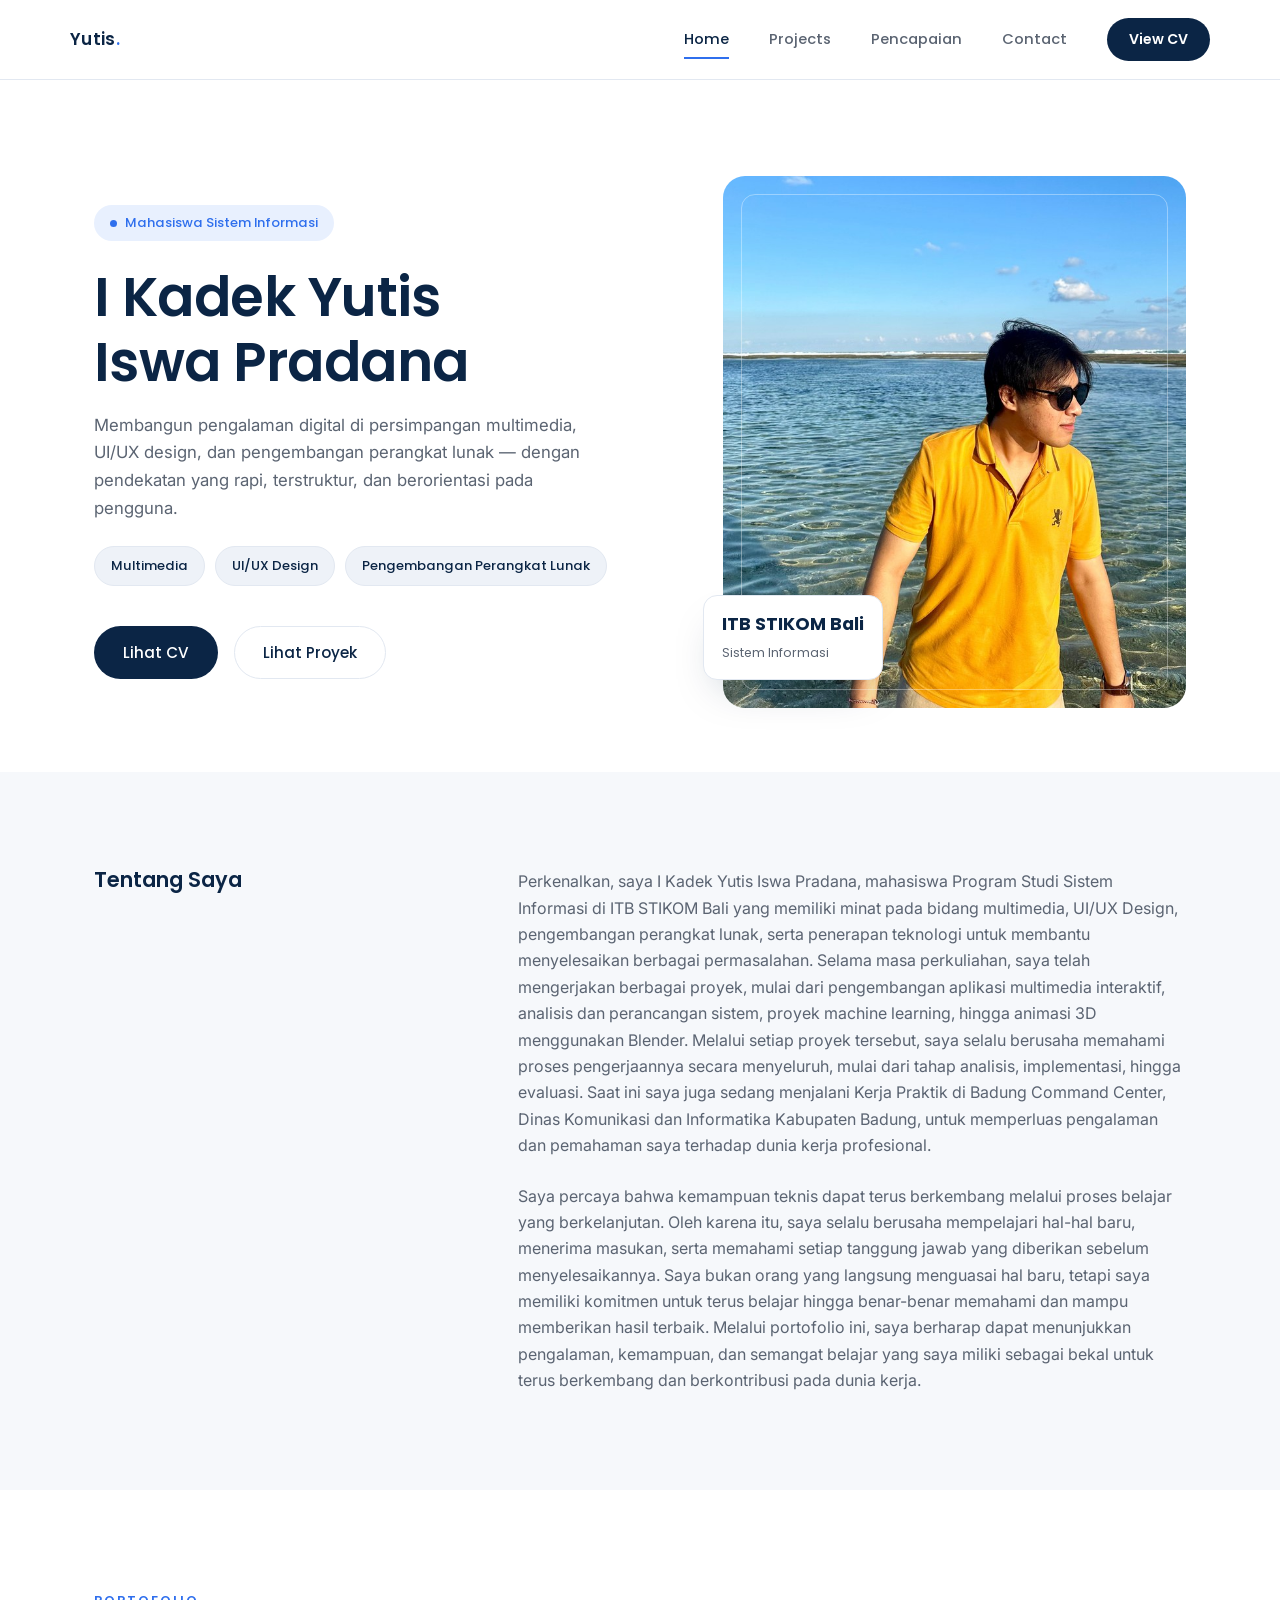
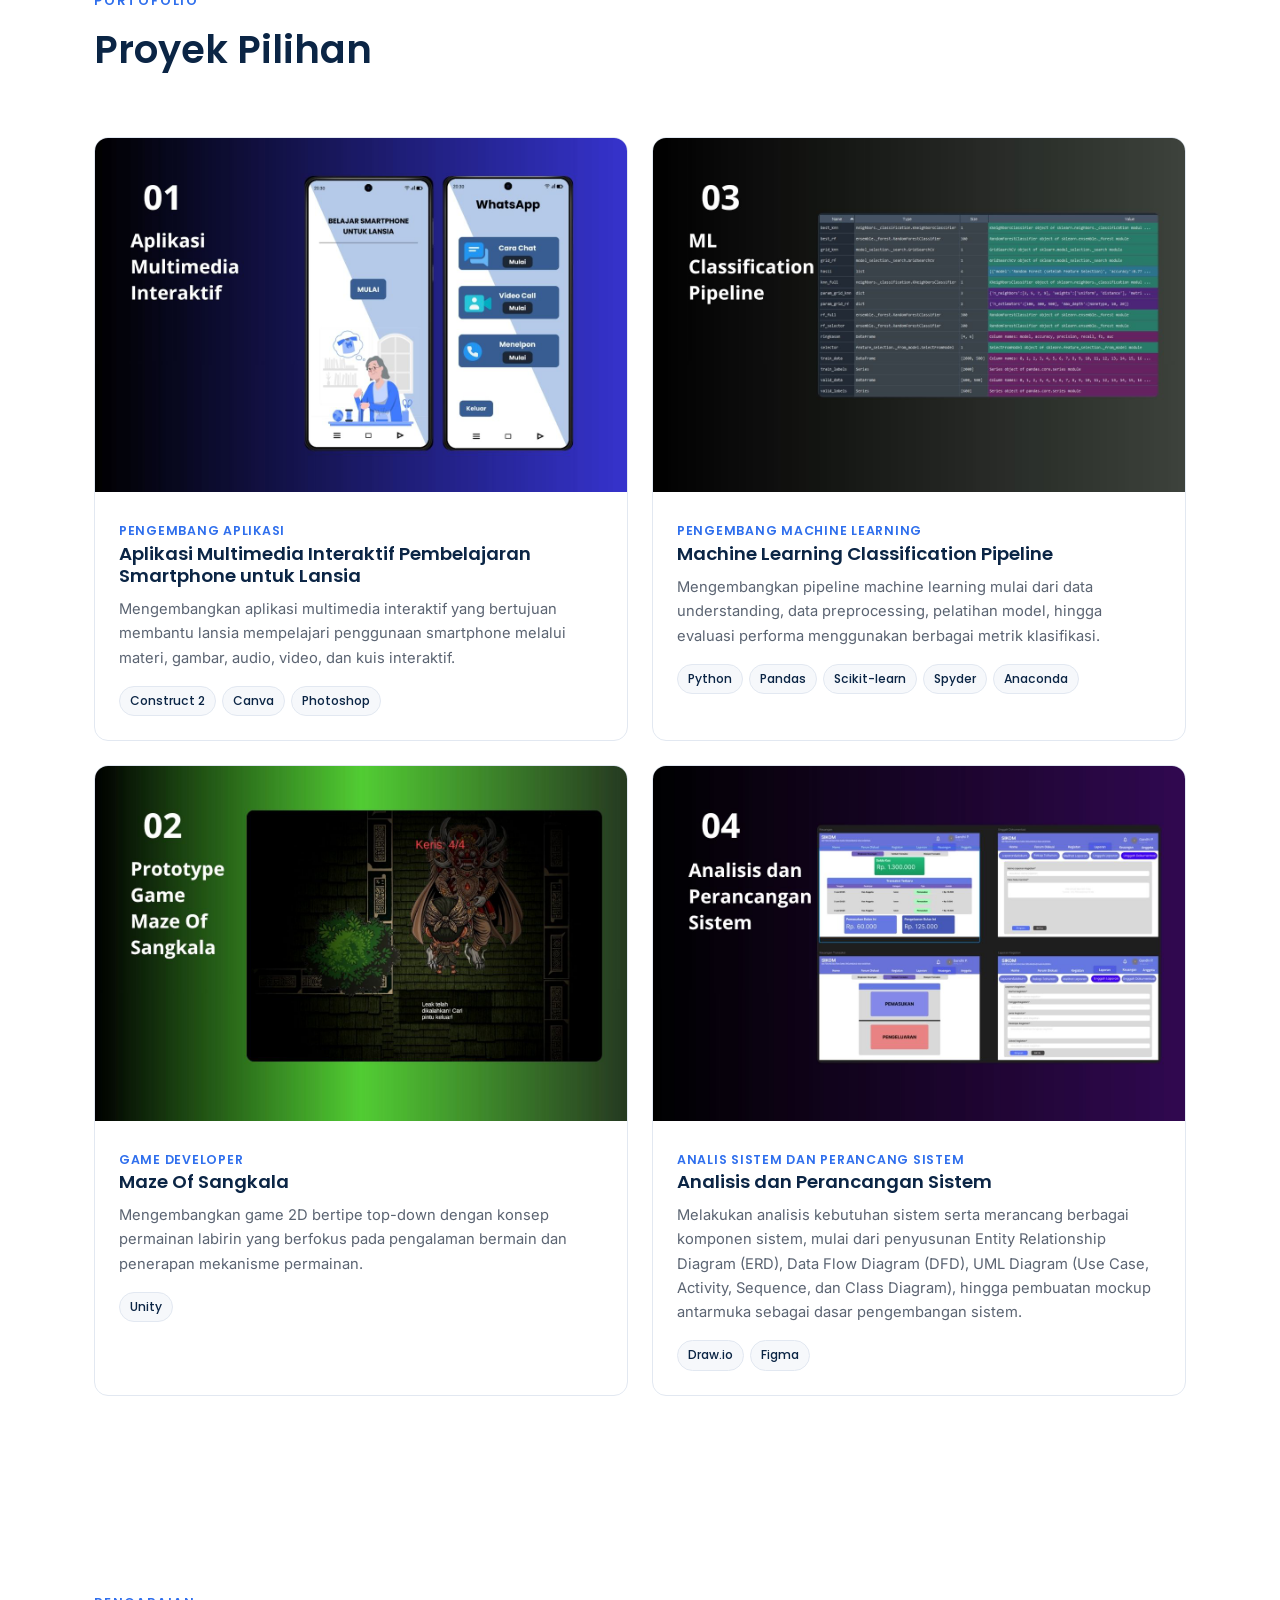
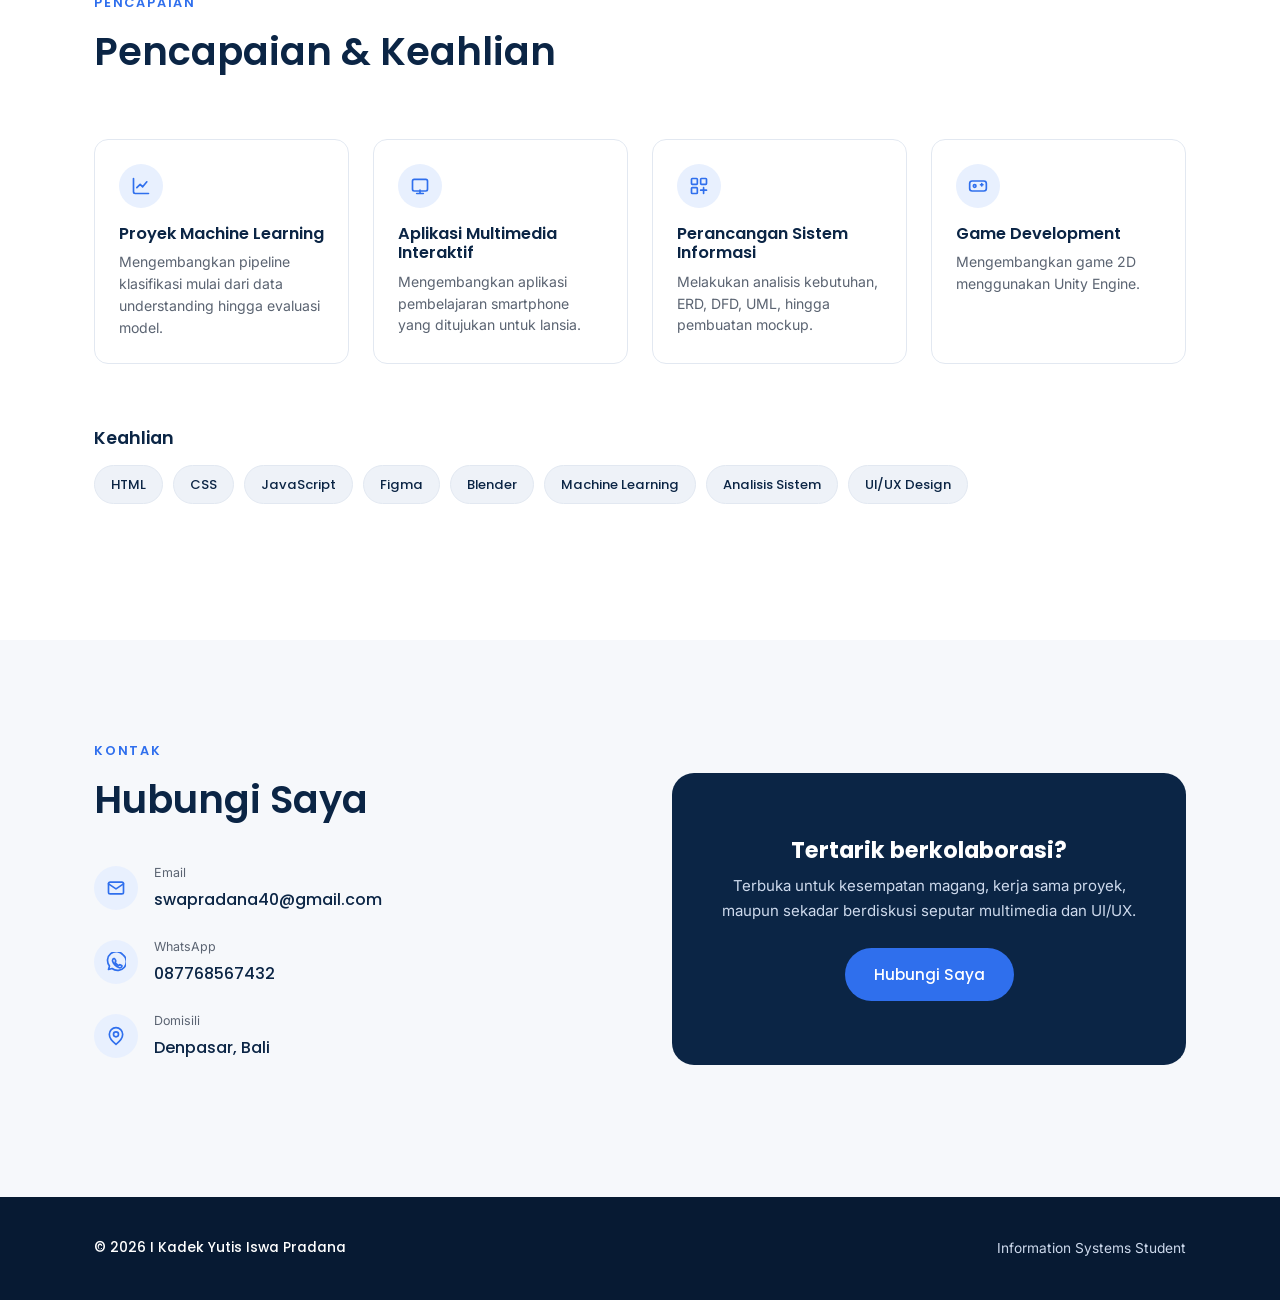
<file: index.html>
<!DOCTYPE html>
<html lang="id">
<head>
  <meta charset="UTF-8" />
  <meta name="viewport" content="width=device-width, initial-scale=1.0" />
  <title>I Kadek Yutis Iswa Pradana — e-Portfolio</title>
  <meta name="description" content="e-Portfolio I Kadek Yutis Iswa Pradana, mahasiswa Sistem Informasi dengan minat pada multimedia, UI/UX design, dan pengembangan perangkat lunak." />

  <!-- Google Fonts: Poppins (display) + Inter (body) -->
  <link rel="preconnect" href="https://fonts.googleapis.com" />
  <link rel="preconnect" href="https://fonts.gstatic.com" crossorigin />
  <link href="https://fonts.googleapis.com/css2?family=Inter:wght@400;500;600&family=Poppins:wght@500;600;700&display=swap" rel="stylesheet" />

  <link rel="stylesheet" href="style.css" />
</head>
<body>

  <!-- =====================================================
       NAVBAR — sticky, smooth-scrolling anchor links
  ====================================================== -->
  <header class="navbar">
    <div class="container navbar__inner">
      <a href="#home" class="navbar__logo">Yutis<span>.</span></a>

      <nav class="navbar__links">
        <a href="#home" class="navbar__link" data-nav="home">Home</a>
        <a href="#projects" class="navbar__link" data-nav="projects">Projects</a>
        <a href="#achievements" class="navbar__link" data-nav="achievements">Pencapaian</a>
        <a href="#contact" class="navbar__link" data-nav="contact">Contact</a>
        <a href="cv.html" class="navbar__cta">View CV</a>
      </nav>

      <button class="navbar__toggle" aria-label="Buka menu navigasi" aria-expanded="false">
        <span></span><span></span><span></span>
      </button>
    </div>
  </header>

  <main>

    <!-- =====================================================
         HERO SECTION
    ====================================================== -->
    <section id="home" class="hero">
      <div class="container hero__inner">

        <div class="hero__content">
          <span class="hero__status"><span class="dot"></span> Mahasiswa Sistem Informasi</span>

          <h1 class="hero__name">I Kadek Yutis<br />Iswa Pradana</h1>

          <p class="hero__role">
            Membangun pengalaman digital di persimpangan multimedia, UI/UX design,
            dan pengembangan perangkat lunak — dengan pendekatan yang rapi, terstruktur,
            dan berorientasi pada pengguna.
          </p>

          <div class="hero__tags">
            <span class="hero__tag">Multimedia</span>
            <span class="hero__tag">UI/UX Design</span>
            <span class="hero__tag">Pengembangan Perangkat Lunak</span>
          </div>

          <div class="hero__actions">
            <a href="cv.html" class="btn btn-primary">Lihat CV</a>
            <a href="#projects" class="btn btn-outline">Lihat Proyek</a>
          </div>
        </div>

        <div class="hero__figure">
          <div class="hero__photo-wrap">
            <!-- Placeholder photo — ganti dengan foto formal sebelum digunakan sebagai portofolio kerja -->
            <img src="assets/profile.jpg" alt="Foto I Kadek Yutis Iswa Pradana" />
            <div class="hero__photo-frame"></div>
          </div>
          <div class="hero__badge">
            <strong>ITB STIKOM Bali</strong>
            <span>Sistem Informasi</span>
          </div>
        </div>

      </div>
    </section>

    <!-- =====================================================
         ABOUT SECTION
    ====================================================== -->
    <section id="about" class="section section--alt">
      <div class="container about__grid">
        <h2 class="about__label reveal">Tentang Saya</h2>

        <div class="about__body">
          <p class="reveal">
            Perkenalkan, saya I Kadek Yutis Iswa Pradana, mahasiswa Program Studi Sistem
            Informasi di ITB STIKOM Bali yang memiliki minat pada bidang multimedia, UI/UX
            Design, pengembangan perangkat lunak, serta penerapan teknologi untuk membantu
            menyelesaikan berbagai permasalahan. Selama masa perkuliahan, saya telah
            mengerjakan berbagai proyek, mulai dari pengembangan aplikasi multimedia
            interaktif, analisis dan perancangan sistem, proyek machine learning, hingga
            animasi 3D menggunakan Blender. Melalui setiap proyek tersebut, saya selalu
            berusaha memahami proses pengerjaannya secara menyeluruh, mulai dari tahap
            analisis, implementasi, hingga evaluasi. Saat ini saya juga sedang menjalani
            Kerja Praktik di Badung Command Center, Dinas Komunikasi dan Informatika
            Kabupaten Badung, untuk memperluas pengalaman dan pemahaman saya terhadap
            dunia kerja profesional.
          </p>
          <p class="reveal">
            Saya percaya bahwa kemampuan teknis dapat terus berkembang melalui proses
            belajar yang berkelanjutan. Oleh karena itu, saya selalu berusaha mempelajari
            hal-hal baru, menerima masukan, serta memahami setiap tanggung jawab yang
            diberikan sebelum menyelesaikannya. Saya bukan orang yang langsung menguasai
            hal baru, tetapi saya memiliki komitmen untuk terus belajar hingga benar-benar
            memahami dan mampu memberikan hasil terbaik. Melalui portofolio ini, saya
            berharap dapat menunjukkan pengalaman, kemampuan, dan semangat belajar yang
            saya miliki sebagai bekal untuk terus berkembang dan berkontribusi pada dunia
            kerja.
          </p>
        </div>
      </div>
    </section>

    <!-- =====================================================
         PROJECTS SECTION
    ====================================================== -->
    <section id="projects" class="section">
      <div class="container">
        <div class="section-header reveal">
          <span class="eyebrow">Portofolio</span>
          <h2 class="section-title">Proyek Pilihan</h2>
        </div>

        <div class="projects__grid">

          <!-- Project 1 -->
          <article class="project-card reveal">
            <div class="project-card__media">
              <img src="assets/project1.jpg" alt="Aplikasi Multimedia Interaktif Pembelajaran Smartphone untuk Lansia" />
            </div>
            <div class="project-card__body">
              <span class="project-card__role">Pengembang Aplikasi</span>
              <h3 class="project-card__title">Aplikasi Multimedia Interaktif Pembelajaran Smartphone untuk Lansia</h3>
              <p class="project-card__desc">
                Mengembangkan aplikasi multimedia interaktif yang bertujuan membantu lansia
                mempelajari penggunaan smartphone melalui materi, gambar, audio, video, dan
                kuis interaktif.
              </p>
              <div class="project-card__tools">
                <span class="tool-pill">Construct 2</span>
                <span class="tool-pill">Canva</span>
                <span class="tool-pill">Photoshop</span>
              </div>
            </div>
          </article>

          <!-- Project 2 -->
          <article class="project-card reveal">
            <div class="project-card__media">
              <img src="assets/project2.jpg" alt="Machine Learning Classification Pipeline" />
            </div>
            <div class="project-card__body">
              <span class="project-card__role">Pengembang Machine Learning</span>
              <h3 class="project-card__title">Machine Learning Classification Pipeline</h3>
              <p class="project-card__desc">
                Mengembangkan pipeline machine learning mulai dari data understanding, data
                preprocessing, pelatihan model, hingga evaluasi performa menggunakan
                berbagai metrik klasifikasi.
              </p>
              <div class="project-card__tools">
                <span class="tool-pill">Python</span>
                <span class="tool-pill">Pandas</span>
                <span class="tool-pill">Scikit-learn</span>
                <span class="tool-pill">Spyder</span>
                <span class="tool-pill">Anaconda</span>
              </div>
            </div>
          </article>

          <!-- Project 3 -->
          <article class="project-card reveal">
            <div class="project-card__media">
              <img src="assets/project3.jpg" alt="Maze Of Sangkala" />
            </div>
            <div class="project-card__body">
              <span class="project-card__role">Game Developer</span>
              <h3 class="project-card__title">Maze Of Sangkala</h3>
              <p class="project-card__desc">
                Mengembangkan game 2D bertipe top-down dengan konsep permainan labirin yang
                berfokus pada pengalaman bermain dan penerapan mekanisme permainan.
              </p>
              <div class="project-card__tools">
                <span class="tool-pill">Unity</span>
              </div>
            </div>
          </article>

          <!-- Project 4 -->
          <article class="project-card reveal">
            <div class="project-card__media">
              <img src="assets/project4.jpg" alt="Analisis dan Perancangan Sistem" />
            </div>
            <div class="project-card__body">
              <span class="project-card__role">Analis Sistem dan Perancang Sistem</span>
              <h3 class="project-card__title">Analisis dan Perancangan Sistem</h3>
              <p class="project-card__desc">
                Melakukan analisis kebutuhan sistem serta merancang berbagai komponen
                sistem, mulai dari penyusunan Entity Relationship Diagram (ERD), Data Flow
                Diagram (DFD), UML Diagram (Use Case, Activity, Sequence, dan Class
                Diagram), hingga pembuatan mockup antarmuka sebagai dasar pengembangan
                sistem.
              </p>
              <div class="project-card__tools">
                <span class="tool-pill">Draw.io</span>
                <span class="tool-pill">Figma</span>
              </div>
            </div>
          </article>

        </div>
      </div>
    </section>

    <!-- =====================================================
         ACHIEVEMENTS & SKILLS SECTION
    ====================================================== -->
    <section id="achievements" class="section">
      <div class="container">
        <div class="section-header reveal">
          <span class="eyebrow">Pencapaian</span>
          <h2 class="section-title">Pencapaian &amp; Keahlian</h2>
        </div>

        <div class="achievements__grid">

          <article class="achievement-card reveal">
            <span class="achievement-card__icon" aria-hidden="true">
              <svg viewBox="0 0 24 24" fill="none" stroke="currentColor" stroke-width="2" stroke-linecap="round" stroke-linejoin="round"><path d="M3 3v16a2 2 0 0 0 2 2h16"/><path d="m7 14 4-4 3 3 5-6"/></svg>
            </span>
            <h3 class="achievement-card__title">Proyek Machine Learning</h3>
            <p class="achievement-card__desc">Mengembangkan pipeline klasifikasi mulai dari data understanding hingga evaluasi model.</p>
          </article>

          <article class="achievement-card reveal">
            <span class="achievement-card__icon" aria-hidden="true">
              <svg viewBox="0 0 24 24" fill="none" stroke="currentColor" stroke-width="2" stroke-linecap="round" stroke-linejoin="round"><rect x="3" y="4" width="18" height="14" rx="2"/><path d="M8 21h8M12 17v4"/></svg>
            </span>
            <h3 class="achievement-card__title">Aplikasi Multimedia Interaktif</h3>
            <p class="achievement-card__desc">Mengembangkan aplikasi pembelajaran smartphone yang ditujukan untuk lansia.</p>
          </article>

          <article class="achievement-card reveal">
            <span class="achievement-card__icon" aria-hidden="true">
              <svg viewBox="0 0 24 24" fill="none" stroke="currentColor" stroke-width="2" stroke-linecap="round" stroke-linejoin="round"><rect x="3" y="3" width="7" height="7" rx="1"/><rect x="14" y="3" width="7" height="7" rx="1"/><rect x="3" y="14" width="7" height="7" rx="1"/><path d="M14 17h7M17.5 14v7"/></svg>
            </span>
            <h3 class="achievement-card__title">Perancangan Sistem Informasi</h3>
            <p class="achievement-card__desc">Melakukan analisis kebutuhan, ERD, DFD, UML, hingga pembuatan mockup.</p>
          </article>

          <article class="achievement-card reveal">
            <span class="achievement-card__icon" aria-hidden="true">
              <svg viewBox="0 0 24 24" fill="none" stroke="currentColor" stroke-width="2" stroke-linecap="round" stroke-linejoin="round"><rect x="2" y="6" width="20" height="12" rx="3"/><circle cx="8" cy="12" r="1.6"/><path d="M15 10.5h3M16.5 9v3"/></svg>
            </span>
            <h3 class="achievement-card__title">Game Development</h3>
            <p class="achievement-card__desc">Mengembangkan game 2D menggunakan Unity Engine.</p>
          </article>

        </div>

        <div class="achievements__skills reveal">
          <h3 class="achievements__skills-title">Keahlian</h3>
          <div class="hero__tags">
            <span class="hero__tag">HTML</span>
            <span class="hero__tag">CSS</span>
            <span class="hero__tag">JavaScript</span>
            <span class="hero__tag">Figma</span>
            <span class="hero__tag">Blender</span>
            <span class="hero__tag">Machine Learning</span>
            <span class="hero__tag">Analisis Sistem</span>
            <span class="hero__tag">UI/UX Design</span>
          </div>
        </div>

      </div>
    </section>

    <!-- =====================================================
         CONTACT SECTION
    ====================================================== -->
    <section id="contact" class="section section--alt">
      <div class="container contact__grid">

        <div class="contact__info reveal">
          <span class="eyebrow">Kontak</span>
          <h2 class="section-title" style="margin-bottom: var(--space-4);">Hubungi Saya</h2>

          <ul class="contact__list">
            <li class="contact__item">
              <span class="contact__icon" aria-hidden="true">
                <svg viewBox="0 0 24 24" fill="none" stroke="currentColor" stroke-width="2" stroke-linecap="round" stroke-linejoin="round"><rect x="3" y="5" width="18" height="14" rx="2"/><path d="m3 7 9 6 9-6"/></svg>
              </span>
              <span>
                <span class="contact__item-label">Email</span>
                <span class="contact__item-value">swapradana40@gmail.com</span>
              </span>
            </li>
            <li class="contact__item">
              <span class="contact__icon" aria-hidden="true">
                <svg viewBox="0 0 24 24" fill="none" stroke="currentColor" stroke-width="2" stroke-linecap="round" stroke-linejoin="round"><path d="M20.5 3.5A10 10 0 0 0 4.2 16.8L3 21l4.3-1.2A10 10 0 1 0 20.5 3.5Z"/><path d="M8.5 8.6c.3-.7.6-.7.9-.7h.6c.2 0 .5 0 .7.5.3.6.9 2 1 2.1.1.2.1.4 0 .6-.2.3-.3.4-.5.6-.2.2-.4.4-.2.8.3.6 1 1.5 2.1 2.4 1.4 1.2 2 1.4 2.4 1.2.3-.1.5-.4.7-.6.2-.3.4-.3.7-.2l1.9 1c.2.1.4.2.4.5 0 .6-.7 1.6-1.3 1.9-.6.3-1.3.4-2.5 0-1.6-.5-3.4-1.7-4.8-3.2-1.4-1.5-2.3-3-2.7-4.3-.3-1 0-1.8.3-2.3Z"/></svg>
              </span>
              <span>
                <span class="contact__item-label">WhatsApp</span>
                <span class="contact__item-value">087768567432</span>
              </span>
            </li>
            <li class="contact__item">
              <span class="contact__icon" aria-hidden="true">
                <svg viewBox="0 0 24 24" fill="none" stroke="currentColor" stroke-width="2" stroke-linecap="round" stroke-linejoin="round"><path d="M20 10c0 6-8 12-8 12s-8-6-8-12a8 8 0 0 1 16 0Z"/><circle cx="12" cy="10" r="3"/></svg>
              </span>
              <span>
                <span class="contact__item-label">Domisili</span>
                <span class="contact__item-value">Denpasar, Bali</span>
              </span>
            </li>
          </ul>
        </div>

        <div class="contact__panel reveal">
          <h3>Tertarik berkolaborasi?</h3>
          <p>Terbuka untuk kesempatan magang, kerja sama proyek, maupun sekadar berdiskusi seputar multimedia dan UI/UX.</p>
          <a href="mailto:swapradana40@gmail.com" class="btn btn-accent">Hubungi Saya</a>
        </div>

      </div>
    </section>

  </main>

  <!-- =====================================================
       FOOTER
  ====================================================== -->
  <footer class="footer">
    <div class="container footer__inner">
      <span class="footer__name">© 2026 I Kadek Yutis Iswa Pradana</span>
      <span class="footer__role">Information Systems Student</span>
    </div>
  </footer>

  <script src="script.js"></script>
</body>
</html>
</file>
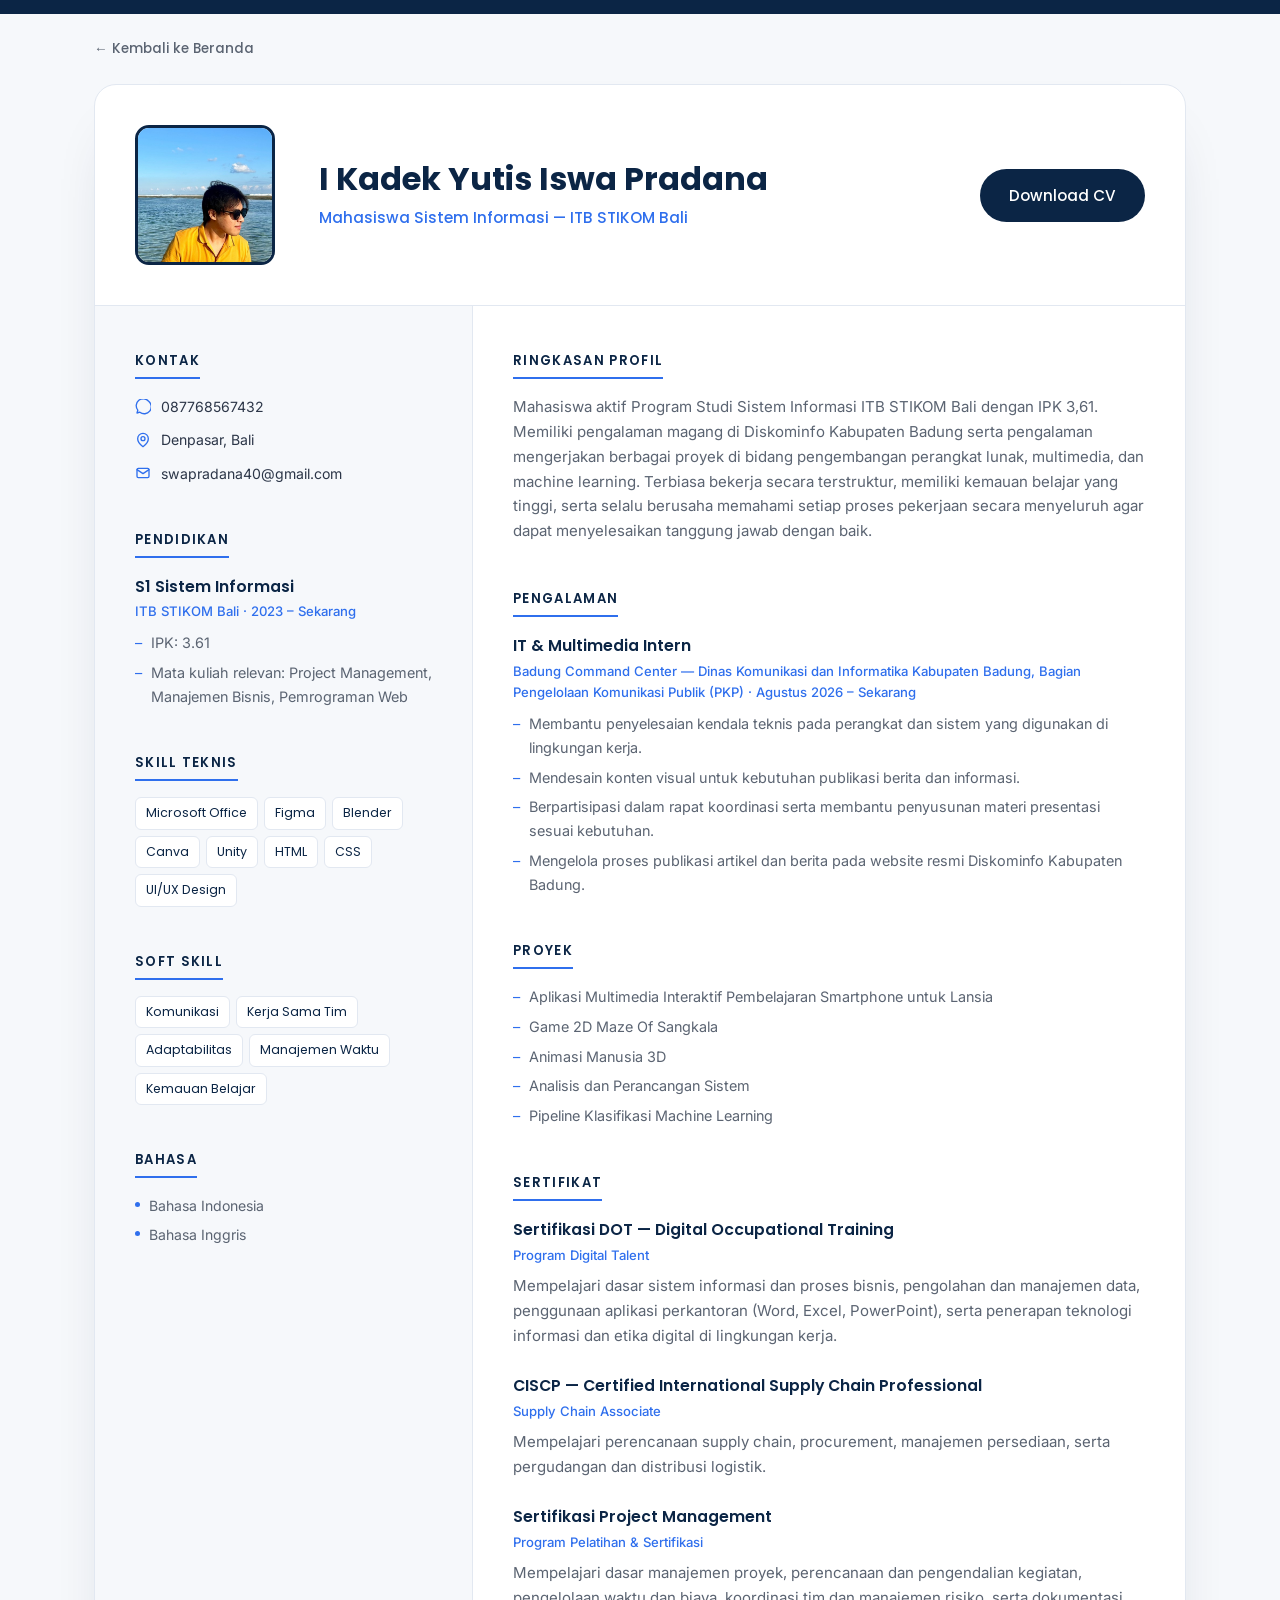
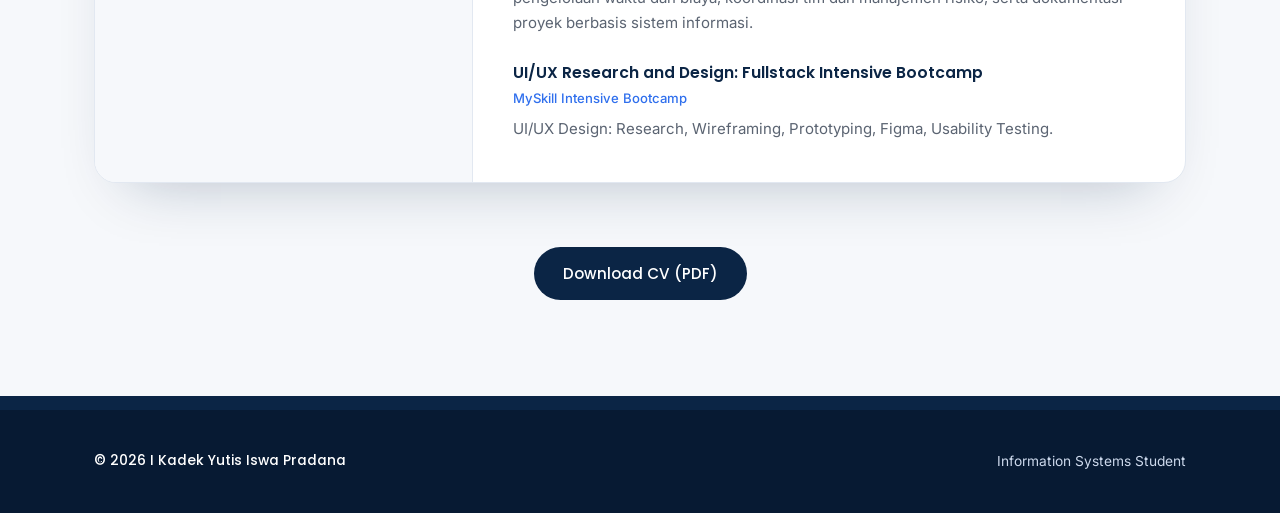
<file: cv.html>
<!DOCTYPE html>
<html lang="id">
<head>
  <meta charset="UTF-8" />
  <meta name="viewport" content="width=device-width, initial-scale=1.0" />
  <title>Curriculum Vitae — I Kadek Yutis Iswa Pradana</title>
  <meta name="description" content="Curriculum Vitae I Kadek Yutis Iswa Pradana — Mahasiswa Sistem Informasi ITB STIKOM Bali." />

  <link rel="preconnect" href="https://fonts.googleapis.com" />
  <link rel="preconnect" href="https://fonts.gstatic.com" crossorigin />
  <link href="https://fonts.googleapis.com/css2?family=Inter:wght@400;500;600&family=Poppins:wght@500;600;700&display=swap" rel="stylesheet" />

  <link rel="stylesheet" href="style.css" />
</head>
<body class="cv-page">

  <!-- Navy accent bar, echoes the CV reference design -->
  <div class="cv-topbar"></div>

  <main>
    <div class="container">

      <a href="index.html" class="cv-back">&larr; Kembali ke Beranda</a>

      <!-- =====================================================
           CV SHEET
      ====================================================== -->
      <div class="cv-sheet">

        <!-- Header: photo, name, title, download action -->
        <div class="cv-header">
          <div class="cv-photo">
            <!-- Placeholder photo — ganti dengan foto formal sebelum digunakan sebagai CV kerja -->
            <img src="assets/profile_square.jpg" alt="Foto I Kadek Yutis Iswa Pradana" />
          </div>
          <div>
            <h1>I Kadek Yutis Iswa Pradana</h1>
            <span class="cv-subtitle">Mahasiswa Sistem Informasi &mdash; ITB STIKOM Bali</span>
          </div>
          <a href="assets/cv.pdf" class="btn btn-primary" download>Download CV</a>
        </div>

        <div class="cv-body">

          <!-- Sidebar: kontak, pendidikan, skill, bahasa -->
          <aside class="cv-sidebar">

            <div class="cv-block">
              <h2>Kontak</h2>
              <div class="cv-contact-item">
                <svg viewBox="0 0 24 24" fill="none" stroke="currentColor" stroke-width="2" stroke-linecap="round" stroke-linejoin="round"><path d="M20.5 3.5A10 10 0 0 0 4.2 16.8L3 21l4.3-1.2A10 10 0 1 0 20.5 3.5Z"/></svg>
                <span>087768567432</span>
              </div>
              <div class="cv-contact-item">
                <svg viewBox="0 0 24 24" fill="none" stroke="currentColor" stroke-width="2" stroke-linecap="round" stroke-linejoin="round"><path d="M20 10c0 6-8 12-8 12s-8-6-8-12a8 8 0 0 1 16 0Z"/><circle cx="12" cy="10" r="3"/></svg>
                <span>Denpasar, Bali</span>
              </div>
              <div class="cv-contact-item">
                <svg viewBox="0 0 24 24" fill="none" stroke="currentColor" stroke-width="2" stroke-linecap="round" stroke-linejoin="round"><rect x="3" y="5" width="18" height="14" rx="2"/><path d="m3 7 9 6 9-6"/></svg>
                <span>swapradana40@gmail.com</span>
              </div>
            </div>

            <div class="cv-block">
              <h2>Pendidikan</h2>
              <div class="cv-entry">
                <p class="cv-entry__title">S1 Sistem Informasi</p>
                <p class="cv-entry__meta">ITB STIKOM Bali &middot; 2023 &ndash; Sekarang</p>
                <ul class="cv-entry__list">
                  <li>IPK: 3.61</li>
                  <li>Mata kuliah relevan: Project Management, Manajemen Bisnis, Pemrograman Web</li>
                </ul>
              </div>
            </div>

            <div class="cv-block">
              <h2>Skill Teknis</h2>
              <div class="cv-tag-list">
                <span class="cv-tag">Microsoft Office</span>
                <span class="cv-tag">Figma</span>
                <span class="cv-tag">Blender</span>
                <span class="cv-tag">Canva</span>
                <span class="cv-tag">Unity</span>
                <span class="cv-tag">HTML</span>
                <span class="cv-tag">CSS</span>
                <span class="cv-tag">UI/UX Design</span>
              </div>
            </div>

            <div class="cv-block">
              <h2>Soft Skill</h2>
              <div class="cv-tag-list">
                <span class="cv-tag">Komunikasi</span>
                <span class="cv-tag">Kerja Sama Tim</span>
                <span class="cv-tag">Adaptabilitas</span>
                <span class="cv-tag">Manajemen Waktu</span>
                <span class="cv-tag">Kemauan Belajar</span>
              </div>
            </div>

            <div class="cv-block">
              <h2>Bahasa</h2>
              <ul class="cv-plain-list">
                <li>Bahasa Indonesia</li>
                <li>Bahasa Inggris</li>
              </ul>
            </div>
          </aside>

          <!-- Main content: profil, pengalaman, proyek, sertifikat -->
          <div class="cv-main">

            <div class="cv-block">
              <h2>Ringkasan Profil</h2>
              <p class="cv-summary">
                Mahasiswa aktif Program Studi Sistem Informasi ITB STIKOM Bali dengan IPK
                3,61. Memiliki pengalaman magang di Diskominfo Kabupaten Badung serta
                pengalaman mengerjakan berbagai proyek di bidang pengembangan perangkat
                lunak, multimedia, dan machine learning. Terbiasa bekerja secara
                terstruktur, memiliki kemauan belajar yang tinggi, serta selalu berusaha
                memahami setiap proses pekerjaan secara menyeluruh agar dapat menyelesaikan
                tanggung jawab dengan baik.
              </p>
            </div>

            <div class="cv-block">
              <h2>Pengalaman</h2>
              <div class="cv-entry">
                <p class="cv-entry__title">IT &amp; Multimedia Intern</p>
                <p class="cv-entry__meta">Badung Command Center &mdash; Dinas Komunikasi dan Informatika Kabupaten Badung, Bagian Pengelolaan Komunikasi Publik (PKP) &middot; Agustus 2026 &ndash; Sekarang</p>
                <ul class="cv-entry__list">
                  <li>Membantu penyelesaian kendala teknis pada perangkat dan sistem yang digunakan di lingkungan kerja.</li>
                  <li>Mendesain konten visual untuk kebutuhan publikasi berita dan informasi.</li>
                  <li>Berpartisipasi dalam rapat koordinasi serta membantu penyusunan materi presentasi sesuai kebutuhan.</li>
                  <li>Mengelola proses publikasi artikel dan berita pada website resmi Diskominfo Kabupaten Badung.</li>
                </ul>
              </div>
            </div>

            <div class="cv-block">
              <h2>Proyek</h2>
              <ul class="cv-entry__list">
                <li>Aplikasi Multimedia Interaktif Pembelajaran Smartphone untuk Lansia</li>
                <li>Game 2D Maze Of Sangkala</li>
                <li>Animasi Manusia 3D</li>
                <li>Analisis dan Perancangan Sistem</li>
                <li>Pipeline Klasifikasi Machine Learning</li>
              </ul>
            </div>

            <div class="cv-block">
              <h2>Sertifikat</h2>

              <div class="cv-entry">
                <p class="cv-entry__title">Sertifikasi DOT &mdash; Digital Occupational Training</p>
                <p class="cv-entry__meta">Program Digital Talent</p>
                <p class="cv-summary">
                  Mempelajari dasar sistem informasi dan proses bisnis, pengolahan dan
                  manajemen data, penggunaan aplikasi perkantoran (Word, Excel, PowerPoint),
                  serta penerapan teknologi informasi dan etika digital di lingkungan kerja.
                </p>
              </div>

              <div class="cv-entry">
                <p class="cv-entry__title">CISCP &mdash; Certified International Supply Chain Professional</p>
                <p class="cv-entry__meta">Supply Chain Associate</p>
                <p class="cv-summary">
                  Mempelajari perencanaan supply chain, procurement, manajemen persediaan,
                  serta pergudangan dan distribusi logistik.
                </p>
              </div>

              <div class="cv-entry">
                <p class="cv-entry__title">Sertifikasi Project Management</p>
                <p class="cv-entry__meta">Program Pelatihan &amp; Sertifikasi</p>
                <p class="cv-summary">
                  Mempelajari dasar manajemen proyek, perencanaan dan pengendalian kegiatan,
                  pengelolaan waktu dan biaya, koordinasi tim dan manajemen risiko, serta
                  dokumentasi proyek berbasis sistem informasi.
                </p>
              </div>

              <div class="cv-entry">
                <p class="cv-entry__title">UI/UX Research and Design: Fullstack Intensive Bootcamp</p>
                <p class="cv-entry__meta">MySkill Intensive Bootcamp</p>
                <p class="cv-summary">
                  UI/UX Design: Research, Wireframing, Prototyping, Figma, Usability Testing.
                </p>
              </div>
            </div>

          </div>
        </div>
      </div>

      <div class="cv-download-bar">
        <a href="assets/cv.pdf" class="btn btn-primary" download>Download CV (PDF)</a>
      </div>

    </div>
  </main>

  <div class="cv-bottombar"></div>

  <footer class="footer">
    <div class="container footer__inner">
      <span class="footer__name">© 2026 I Kadek Yutis Iswa Pradana</span>
      <span class="footer__role">Information Systems Student</span>
    </div>
  </footer>

  <script src="script.js"></script>
</body>
</html>
</file>
<file: style.css>
/* =========================================================================
   PORTFOLIO STYLESHEET — I Kadek Yutis Iswa Pradana
   Pure CSS, no frameworks. Organized by section, mobile-first breakpoints
   at the bottom of each component block where relevant.
   ========================================================================= */

/* -------------------------------------------------------------------------
   1. DESIGN TOKENS
   Palette: white / light gray-blue surfaces, deep navy for authority,
   a single blue accent used sparingly for interactive moments.
   ------------------------------------------------------------------------- */
:root {
  /* Color */
  --color-white: #ffffff;
  --color-surface: #f6f8fb;        /* light gray-blue section background */
  --color-surface-alt: #eef2f8;    /* slightly deeper tint for cards on white */
  --color-border: #e2e8f1;
  --color-navy: #0b2545;           /* primary dark / headings */
  --color-navy-deep: #071a33;      /* footer, darkest surface */
  --color-accent: #2f6fed;         /* accent blue */
  --color-accent-soft: #e8f0fe;    /* accent tint background */
  --color-text: #2c3648;           /* body text */
  --color-text-muted: #5b6472;
  --color-text-on-dark: #cdd9ec;

  /* Typography */
  --font-display: "Poppins", "Segoe UI", sans-serif;
  --font-body: "Inter", "Segoe UI", sans-serif;

  /* Layout */
  --max-width: 1140px;
  --radius-sm: 8px;
  --radius-md: 14px;
  --radius-lg: 22px;
  --space-1: 8px;
  --space-2: 16px;
  --space-3: 24px;
  --space-4: 40px;
  --space-5: 64px;
  --space-6: 96px;

  /* Motion */
  --ease: cubic-bezier(0.22, 1, 0.36, 1);
  --duration: 0.5s;
}

/* -------------------------------------------------------------------------
   2. RESET & BASE
   ------------------------------------------------------------------------- */
*,
*::before,
*::after {
  box-sizing: border-box;
}

html {
  scroll-behavior: smooth;
}

body {
  margin: 0;
  font-family: var(--font-body);
  color: var(--color-text);
  background: var(--color-white);
  line-height: 1.65;
  -webkit-font-smoothing: antialiased;
}

img {
  max-width: 100%;
  display: block;
}

a {
  color: inherit;
  text-decoration: none;
}

ul {
  margin: 0;
  padding: 0;
  list-style: none;
}

h1, h2, h3, h4 {
  font-family: var(--font-display);
  color: var(--color-navy);
  margin: 0;
  line-height: 1.2;
}

p {
  margin: 0;
}

button {
  font-family: inherit;
  cursor: pointer;
}

/* Respect reduced-motion preference */
@media (prefers-reduced-motion: reduce) {
  html {
    scroll-behavior: auto;
  }
  *,
  *::before,
  *::after {
    animation-duration: 0.001ms !important;
    animation-iteration-count: 1 !important;
    transition-duration: 0.001ms !important;
  }
}

/* Visible keyboard focus everywhere */
a:focus-visible,
button:focus-visible,
input:focus-visible,
textarea:focus-visible {
  outline: 2px solid var(--color-accent);
  outline-offset: 3px;
  border-radius: 4px;
}

/* -------------------------------------------------------------------------
   3. LAYOUT UTILITIES
   ------------------------------------------------------------------------- */
.container {
  width: 100%;
  max-width: var(--max-width);
  margin: 0 auto;
  padding: 0 var(--space-3);
}

.section {
  padding: var(--space-6) 0;
}

.section--alt {
  background: var(--color-surface);
}

.section-header {
  margin-bottom: var(--space-5);
}

.eyebrow {
  display: inline-block;
  font-family: var(--font-display);
  font-size: 0.8rem;
  font-weight: 600;
  letter-spacing: 0.14em;
  text-transform: uppercase;
  color: var(--color-accent);
  margin-bottom: var(--space-2);
}

.section-title {
  font-size: clamp(1.8rem, 3vw, 2.4rem);
  font-weight: 600;
}

/* Fade-in-on-scroll utility, toggled by script.js */
.reveal {
  opacity: 0;
  transform: translateY(24px);
  transition: opacity var(--duration) var(--ease), transform var(--duration) var(--ease);
}

.reveal.is-visible {
  opacity: 1;
  transform: translateY(0);
}

/* Buttons */
.btn {
  display: inline-flex;
  align-items: center;
  gap: 8px;
  font-family: var(--font-display);
  font-weight: 500;
  font-size: 0.95rem;
  padding: 13px 28px;
  border-radius: 999px;
  border: 1px solid transparent;
  transition: transform 0.25s var(--ease), box-shadow 0.25s var(--ease), background 0.25s var(--ease), color 0.25s var(--ease);
}

.btn-primary {
  background: var(--color-navy);
  color: var(--color-white);
}

.btn-primary:hover {
  background: var(--color-accent);
  transform: translateY(-2px);
  box-shadow: 0 12px 24px -12px rgba(47, 111, 237, 0.55);
}

.btn-outline {
  background: transparent;
  color: var(--color-navy);
  border-color: var(--color-border);
}

.btn-outline:hover {
  border-color: var(--color-accent);
  color: var(--color-accent);
  transform: translateY(-2px);
}

.btn-accent {
  background: var(--color-accent);
  color: var(--color-white);
}

.btn-accent:hover {
  background: var(--color-navy);
  transform: translateY(-2px);
  box-shadow: 0 12px 24px -12px rgba(11, 37, 69, 0.5);
}

/* -------------------------------------------------------------------------
   4. NAVBAR
   ------------------------------------------------------------------------- */
.navbar {
  position: sticky;
  top: 0;
  z-index: 100;
  background: rgba(255, 255, 255, 0.88);
  backdrop-filter: blur(10px);
  border-bottom: 1px solid var(--color-border);
}

.navbar__inner {
  display: flex;
  align-items: center;
  justify-content: space-between;
  padding: 18px 0;
}

.navbar__logo {
  font-family: var(--font-display);
  font-weight: 600;
  font-size: 1.05rem;
  color: var(--color-navy);
  letter-spacing: 0.02em;
}

.navbar__logo span {
  color: var(--color-accent);
}

.navbar__links {
  display: flex;
  align-items: center;
  gap: var(--space-4);
}

.navbar__link {
  font-family: var(--font-display);
  font-size: 0.92rem;
  font-weight: 500;
  color: var(--color-text-muted);
  position: relative;
  padding: 4px 0;
  transition: color 0.2s var(--ease);
}

.navbar__link::after {
  content: "";
  position: absolute;
  left: 0;
  bottom: -3px;
  width: 0;
  height: 2px;
  background: var(--color-accent);
  transition: width 0.25s var(--ease);
}

.navbar__link:hover,
.navbar__link.is-active {
  color: var(--color-navy);
}

.navbar__link:hover::after,
.navbar__link.is-active::after {
  width: 100%;
}

.navbar__cta {
  font-family: var(--font-display);
  font-size: 0.88rem;
  font-weight: 600;
  padding: 10px 22px;
  border-radius: 999px;
  background: var(--color-navy);
  color: var(--color-white);
  transition: background 0.25s var(--ease), transform 0.25s var(--ease);
}

.navbar__cta:hover {
  background: var(--color-accent);
  transform: translateY(-2px);
}

.navbar__toggle {
  display: none;
  flex-direction: column;
  gap: 5px;
  background: none;
  border: none;
  padding: 6px;
}

.navbar__toggle span {
  width: 22px;
  height: 2px;
  background: var(--color-navy);
  transition: transform 0.25s var(--ease), opacity 0.25s var(--ease);
}

/* -------------------------------------------------------------------------
   5. HERO
   ------------------------------------------------------------------------- */
.hero {
  padding: var(--space-6) 0 var(--space-5);
  overflow: hidden;
}

.hero__inner {
  display: grid;
  grid-template-columns: 1.1fr 0.9fr;
  gap: var(--space-5);
  align-items: center;
}

.hero__status {
  display: inline-flex;
  align-items: center;
  gap: 8px;
  font-family: var(--font-display);
  font-size: 0.82rem;
  font-weight: 500;
  color: var(--color-accent);
  background: var(--color-accent-soft);
  padding: 7px 16px;
  border-radius: 999px;
  margin-bottom: var(--space-3);
}

.hero__status .dot {
  width: 7px;
  height: 7px;
  border-radius: 50%;
  background: var(--color-accent);
}

.hero__name {
  font-size: clamp(2.2rem, 4.4vw, 3.4rem);
  font-weight: 600;
  letter-spacing: -0.01em;
  margin-bottom: var(--space-2);
}

.hero__role {
  font-family: var(--font-body);
  font-size: 1.05rem;
  color: var(--color-text-muted);
  margin-bottom: var(--space-3);
  max-width: 46ch;
}

.hero__tags {
  display: flex;
  flex-wrap: wrap;
  gap: 10px;
  margin-bottom: var(--space-4);
}

.hero__tag {
  font-family: var(--font-display);
  font-size: 0.82rem;
  font-weight: 500;
  color: var(--color-navy);
  background: var(--color-surface-alt);
  border: 1px solid var(--color-border);
  padding: 8px 16px;
  border-radius: 999px;
}

.hero__actions {
  display: flex;
  gap: var(--space-2);
}

.hero__figure {
  position: relative;
}

.hero__photo-wrap {
  position: relative;
  border-radius: var(--radius-lg);
  overflow: hidden;
  background: var(--color-navy);
  aspect-ratio: 4 / 4.6;
}

.hero__photo-wrap img {
  width: 100%;
  height: 100%;
  object-fit: cover;
}

.hero__photo-frame {
  position: absolute;
  inset: 18px;
  border: 1px solid rgba(255, 255, 255, 0.35);
  border-radius: calc(var(--radius-lg) - 8px);
  pointer-events: none;
}

.hero__badge {
  position: absolute;
  left: -20px;
  bottom: 28px;
  background: var(--color-white);
  border: 1px solid var(--color-border);
  border-radius: var(--radius-md);
  padding: 14px 18px;
  box-shadow: 0 20px 45px -20px rgba(11, 37, 69, 0.35);
  font-family: var(--font-display);
}

.hero__badge strong {
  display: block;
  font-size: 1.1rem;
  color: var(--color-navy);
}

.hero__badge span {
  font-size: 0.78rem;
  color: var(--color-text-muted);
}

@media (max-width: 900px) {
  .hero__inner {
    grid-template-columns: 1fr;
  }
  .hero__figure {
    order: -1;
    max-width: 340px;
    margin: 0 auto;
  }
  .hero__badge {
    left: 12px;
  }
}

/* -------------------------------------------------------------------------
   6. ABOUT
   ------------------------------------------------------------------------- */
.about__grid {
  display: grid;
  grid-template-columns: 0.7fr 1.3fr;
  gap: var(--space-5);
}

.about__label {
  font-family: var(--font-display);
  font-weight: 600;
  font-size: 1.3rem;
  color: var(--color-navy);
  position: sticky;
  top: 100px;
  align-self: start;
}

.about__body p {
  color: var(--color-text-muted);
  margin-bottom: var(--space-3);
}

.about__body p:last-child {
  margin-bottom: 0;
}

@media (max-width: 800px) {
  .about__grid {
    grid-template-columns: 1fr;
    gap: var(--space-2);
  }
  .about__label {
    position: static;
  }
}

/* -------------------------------------------------------------------------
   7. PROJECTS
   ------------------------------------------------------------------------- */
.projects__grid {
  display: grid;
  grid-template-columns: repeat(2, 1fr);
  gap: var(--space-3);
}

.project-card {
  background: var(--color-white);
  border: 1px solid var(--color-border);
  border-radius: var(--radius-md);
  overflow: hidden;
  transition: transform 0.35s var(--ease), box-shadow 0.35s var(--ease), border-color 0.35s var(--ease);
}

.project-card:hover {
  transform: translateY(-6px);
  box-shadow: 0 26px 50px -28px rgba(11, 37, 69, 0.35);
  border-color: var(--color-accent);
}

.project-card__media {
  aspect-ratio: 3 / 2;
  overflow: hidden;
}

.project-card__media img {
  width: 100%;
  height: 100%;
  object-fit: cover;
  transition: transform 0.5s var(--ease);
}

.project-card:hover .project-card__media img {
  transform: scale(1.04);
}

.project-card__body {
  padding: var(--space-3);
}

.project-card__role {
  font-family: var(--font-display);
  font-size: 0.78rem;
  font-weight: 600;
  letter-spacing: 0.06em;
  text-transform: uppercase;
  color: var(--color-accent);
  margin-bottom: 6px;
}

.project-card__title {
  font-size: 1.15rem;
  font-weight: 600;
  margin-bottom: 10px;
}

.project-card__desc {
  color: var(--color-text-muted);
  font-size: 0.92rem;
  margin-bottom: var(--space-2);
}

.project-card__tools {
  display: flex;
  flex-wrap: wrap;
  gap: 6px;
}

.tool-pill {
  font-size: 0.76rem;
  font-family: var(--font-display);
  font-weight: 500;
  color: var(--color-navy);
  background: var(--color-surface);
  border: 1px solid var(--color-border);
  padding: 4px 10px;
  border-radius: 999px;
}

@media (max-width: 760px) {
  .projects__grid {
    grid-template-columns: 1fr;
  }
}

/* -------------------------------------------------------------------------
   8. CONTACT
   ------------------------------------------------------------------------- */
.contact__grid {
  display: grid;
  grid-template-columns: 1fr 1fr;
  gap: var(--space-5);
  align-items: center;
}

.contact__list {
  display: flex;
  flex-direction: column;
  gap: var(--space-3);
  margin-bottom: var(--space-4);
}

.contact__item {
  display: flex;
  align-items: center;
  gap: 16px;
}

.contact__icon {
  width: 44px;
  height: 44px;
  flex-shrink: 0;
  display: flex;
  align-items: center;
  justify-content: center;
  border-radius: 50%;
  background: var(--color-accent-soft);
  color: var(--color-accent);
}

.contact__icon svg {
  width: 20px;
  height: 20px;
}

.contact__item-label {
  display: block;
  font-size: 0.78rem;
  color: var(--color-text-muted);
  margin-bottom: 2px;
}

.contact__item-value {
  font-family: var(--font-display);
  font-weight: 500;
  color: var(--color-navy);
}

.contact__panel {
  background: var(--color-navy);
  border-radius: var(--radius-lg);
  padding: var(--space-5) var(--space-4);
  color: var(--color-white);
  text-align: center;
}

.contact__panel h3 {
  color: var(--color-white);
  font-size: 1.4rem;
  margin-bottom: 10px;
}

.contact__panel p {
  color: var(--color-text-on-dark);
  margin-bottom: var(--space-3);
  font-size: 0.94rem;
}

@media (max-width: 800px) {
  .contact__grid {
    grid-template-columns: 1fr;
  }
}

/* -------------------------------------------------------------------------
   9. FOOTER
   ------------------------------------------------------------------------- */
.footer {
  background: var(--color-navy-deep);
  color: var(--color-text-on-dark);
  padding: var(--space-4) 0;
}

.footer__inner {
  display: flex;
  justify-content: space-between;
  align-items: center;
  flex-wrap: wrap;
  gap: var(--space-2);
  font-size: 0.86rem;
}

.footer__name {
  font-family: var(--font-display);
  color: var(--color-white);
  font-weight: 500;
}

.footer__role {
  color: var(--color-text-on-dark);
}

/* -------------------------------------------------------------------------
   10. MOBILE NAV OVERRIDES
   ------------------------------------------------------------------------- */
@media (max-width: 760px) {
  .navbar__toggle {
    display: flex;
  }

  .navbar__links {
    position: absolute;
    top: 100%;
    left: 0;
    right: 0;
    flex-direction: column;
    align-items: flex-start;
    gap: var(--space-2);
    background: var(--color-white);
    border-bottom: 1px solid var(--color-border);
    padding: var(--space-3);
    transform: translateY(-12px);
    opacity: 0;
    pointer-events: none;
    transition: opacity 0.25s var(--ease), transform 0.25s var(--ease);
  }

  .navbar__links.is-open {
    opacity: 1;
    transform: translateY(0);
    pointer-events: auto;
  }

  .navbar.is-open .navbar__toggle span:nth-child(1) {
    transform: translateY(7px) rotate(45deg);
  }
  .navbar.is-open .navbar__toggle span:nth-child(2) {
    opacity: 0;
  }
  .navbar.is-open .navbar__toggle span:nth-child(3) {
    transform: translateY(-7px) rotate(-45deg);
  }
}

/* =========================================================================
   11. CV PAGE (cv.html)
   Layout referenced from the user's Canva CV design: navy header/footer
   bars, photo block, two-column body (sidebar + main content).
   ========================================================================= */
.cv-page {
  background: var(--color-surface);
}

.cv-topbar,
.cv-bottombar {
  height: 14px;
  background: var(--color-navy);
}

.cv-back {
  display: inline-flex;
  align-items: center;
  gap: 6px;
  font-family: var(--font-display);
  font-size: 0.85rem;
  font-weight: 500;
  color: var(--color-text-muted);
  margin: var(--space-3) 0;
}

.cv-back:hover {
  color: var(--color-accent);
}

.cv-sheet {
  background: var(--color-white);
  border: 1px solid var(--color-border);
  border-radius: var(--radius-lg);
  overflow: hidden;
  margin-bottom: var(--space-5);
  box-shadow: 0 30px 60px -35px rgba(11, 37, 69, 0.3);
}

.cv-header {
  display: grid;
  grid-template-columns: 160px 1fr auto;
  gap: var(--space-3);
  align-items: center;
  padding: var(--space-4);
  border-bottom: 1px solid var(--color-border);
}

.cv-photo {
  width: 140px;
  height: 140px;
  border-radius: var(--radius-md);
  overflow: hidden;
  border: 3px solid var(--color-navy);
}

.cv-photo img {
  width: 100%;
  height: 100%;
  object-fit: cover;
}

.cv-header h1 {
  font-size: clamp(1.5rem, 3vw, 2rem);
  margin-bottom: 6px;
}

.cv-header .cv-subtitle {
  color: var(--color-accent);
  font-family: var(--font-display);
  font-weight: 500;
  font-size: 0.95rem;
}

.cv-body {
  display: grid;
  grid-template-columns: 0.85fr 1.6fr;
}

.cv-sidebar {
  background: var(--color-surface);
  padding: var(--space-4);
  border-right: 1px solid var(--color-border);
}

.cv-main {
  padding: var(--space-4);
}

.cv-block {
  margin-bottom: var(--space-4);
}

.cv-block:last-child {
  margin-bottom: 0;
}

.cv-block h2 {
  font-size: 0.82rem;
  font-weight: 600;
  letter-spacing: 0.1em;
  text-transform: uppercase;
  color: var(--color-navy);
  margin-bottom: var(--space-2);
  padding-bottom: 8px;
  border-bottom: 2px solid var(--color-accent);
  display: inline-block;
}

.cv-contact-item {
  display: flex;
  align-items: center;
  gap: 10px;
  font-size: 0.88rem;
  margin-bottom: 10px;
  color: var(--color-text);
  word-break: break-word;
}

.cv-contact-item svg {
  width: 16px;
  height: 16px;
  flex-shrink: 0;
  color: var(--color-accent);
}

.cv-tag-list {
  display: flex;
  flex-wrap: wrap;
  gap: 6px;
}

.cv-tag {
  font-size: 0.78rem;
  font-family: var(--font-display);
  background: var(--color-white);
  border: 1px solid var(--color-border);
  color: var(--color-navy);
  padding: 5px 10px;
  border-radius: 6px;
}

.cv-plain-list li {
  font-size: 0.88rem;
  color: var(--color-text-muted);
  margin-bottom: 6px;
  padding-left: 14px;
  position: relative;
}

.cv-plain-list li::before {
  content: "";
  position: absolute;
  left: 0;
  top: 8px;
  width: 5px;
  height: 5px;
  border-radius: 50%;
  background: var(--color-accent);
}

.cv-entry {
  margin-bottom: var(--space-3);
}

.cv-entry:last-child {
  margin-bottom: 0;
}

.cv-entry__title {
  font-family: var(--font-display);
  font-weight: 600;
  font-size: 0.98rem;
  color: var(--color-navy);
  margin-bottom: 2px;
}

.cv-entry__meta {
  font-size: 0.82rem;
  color: var(--color-accent);
  font-weight: 500;
  margin-bottom: 8px;
}

.cv-entry__list li {
  font-size: 0.9rem;
  color: var(--color-text-muted);
  margin-bottom: 6px;
  padding-left: 16px;
  position: relative;
}

.cv-entry__list li::before {
  content: "–";
  position: absolute;
  left: 0;
  color: var(--color-accent);
}

.cv-summary {
  font-size: 0.94rem;
  color: var(--color-text-muted);
}

.cv-download-bar {
  text-align: center;
  padding-bottom: var(--space-6);
}

@media (max-width: 760px) {
  .cv-header {
    grid-template-columns: 1fr;
    text-align: center;
    justify-items: center;
  }
  .cv-body {
    grid-template-columns: 1fr;
  }
  .cv-sidebar {
    border-right: none;
    border-bottom: 1px solid var(--color-border);
  }
}

/* =========================================================================
   12. ACHIEVEMENTS & SKILLS SECTION (#achievements)
   Added on top of the existing design system — reuses existing tokens
   and the .hero__tag pill style for visual consistency.
   ========================================================================= */
.achievements__grid {
  display: grid;
  grid-template-columns: repeat(4, 1fr);
  gap: var(--space-3);
  margin-bottom: var(--space-5);
}

.achievement-card {
  background: var(--color-white);
  border: 1px solid var(--color-border);
  border-radius: var(--radius-md);
  padding: var(--space-3);
  transition: transform 0.35s var(--ease), box-shadow 0.35s var(--ease), border-color 0.35s var(--ease);
}

.achievement-card:hover {
  transform: translateY(-6px);
  box-shadow: 0 26px 50px -28px rgba(11, 37, 69, 0.35);
  border-color: var(--color-accent);
}

.achievement-card__icon {
  display: inline-flex;
  align-items: center;
  justify-content: center;
  width: 44px;
  height: 44px;
  border-radius: 50%;
  background: var(--color-accent-soft);
  color: var(--color-accent);
  margin-bottom: var(--space-2);
}

.achievement-card__icon svg {
  width: 20px;
  height: 20px;
}

.achievement-card__title {
  font-size: 1.02rem;
  font-weight: 600;
  margin-bottom: 8px;
}

.achievement-card__desc {
  color: var(--color-text-muted);
  font-size: 0.88rem;
  line-height: 1.55;
}

.achievements__skills-title {
  font-size: 1.1rem;
  font-weight: 600;
  margin-bottom: var(--space-2);
}

@media (max-width: 980px) {
  .achievements__grid {
    grid-template-columns: repeat(2, 1fr);
  }
}

@media (max-width: 560px) {
  .achievements__grid {
    grid-template-columns: 1fr;
  }
}
</file>
